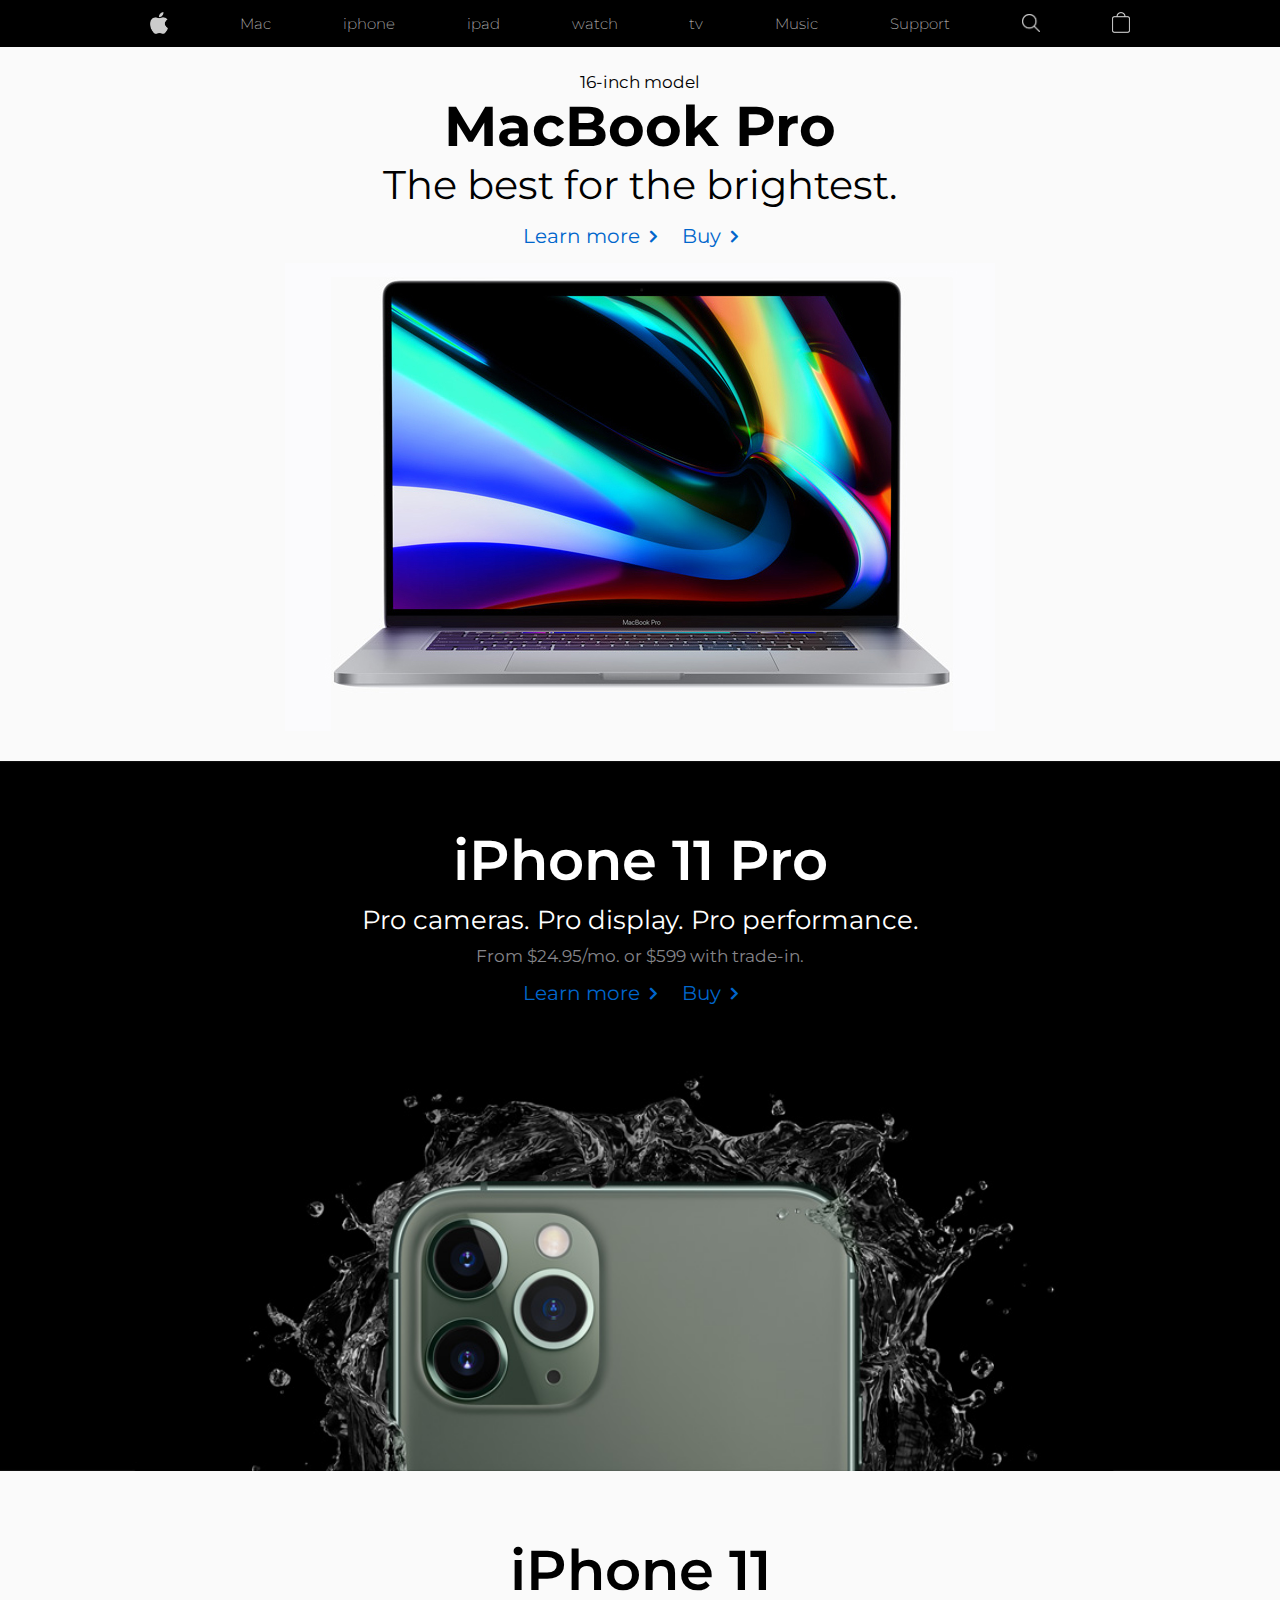
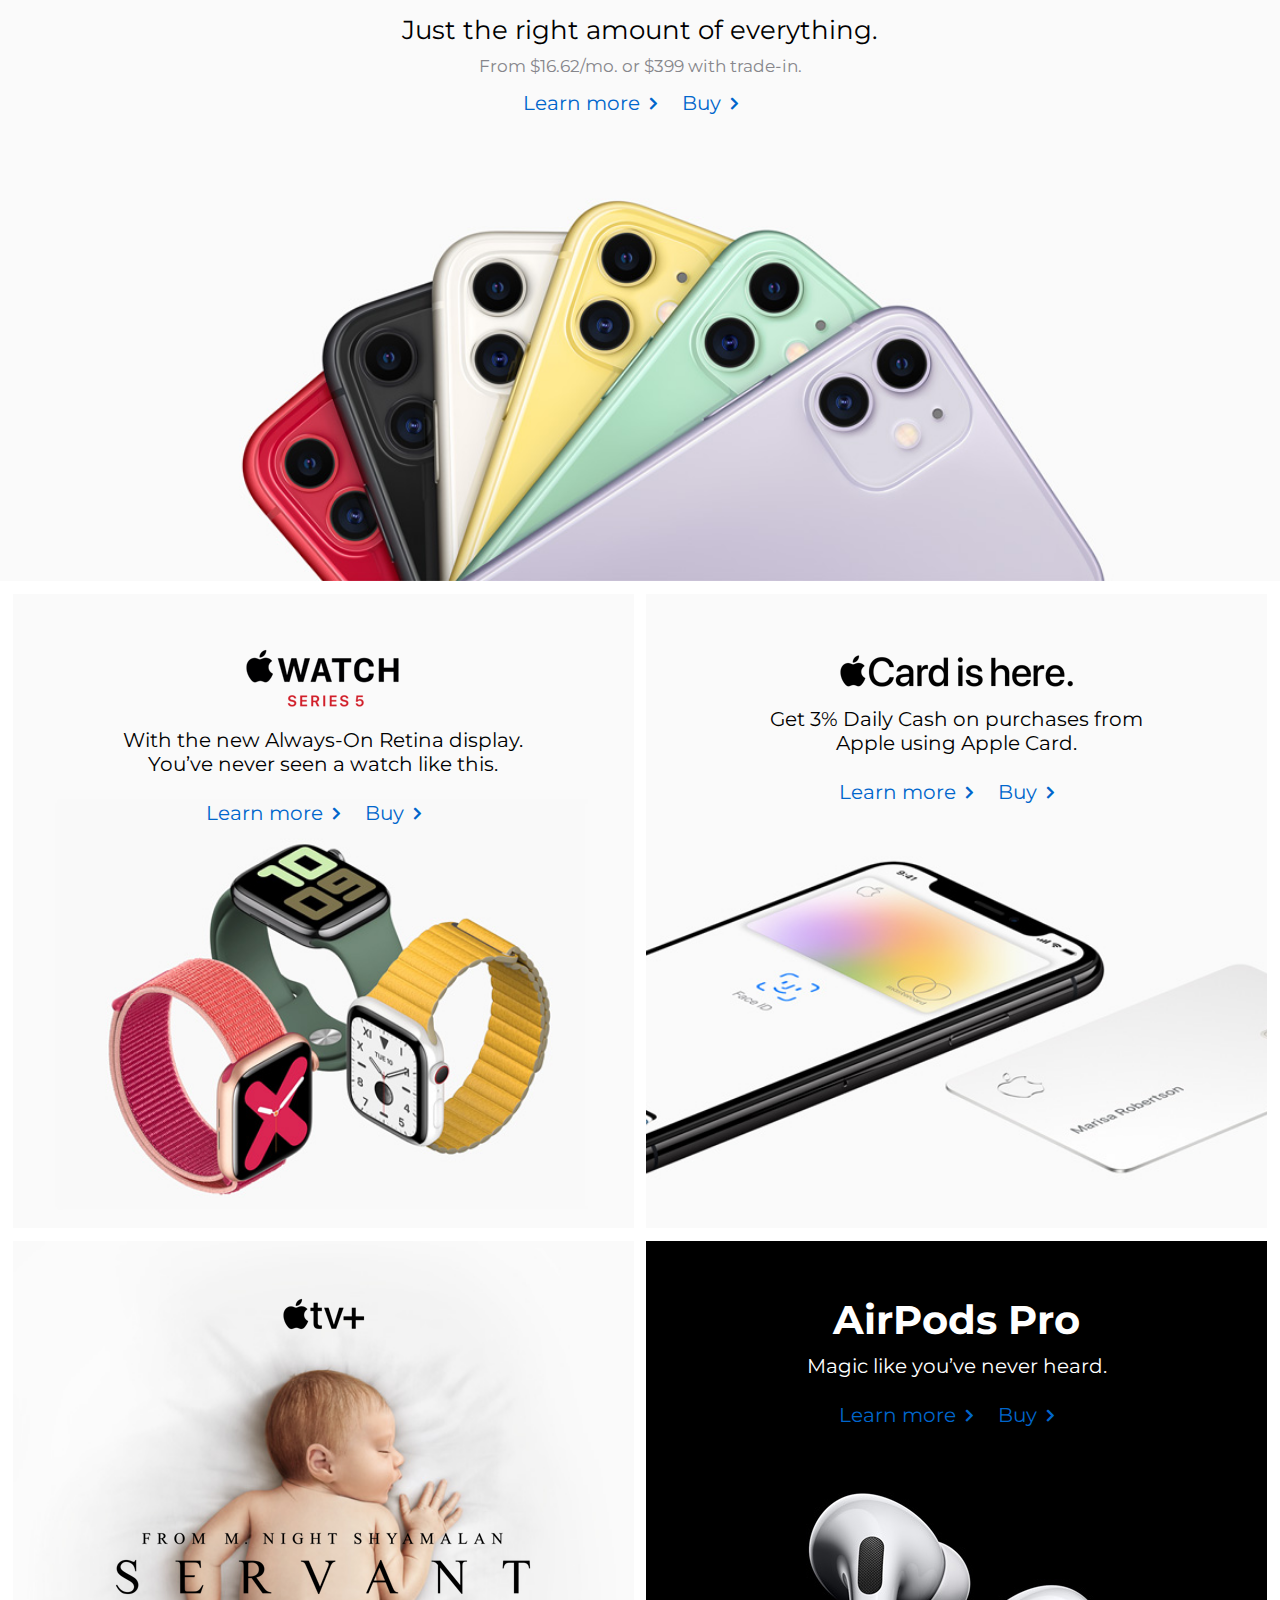
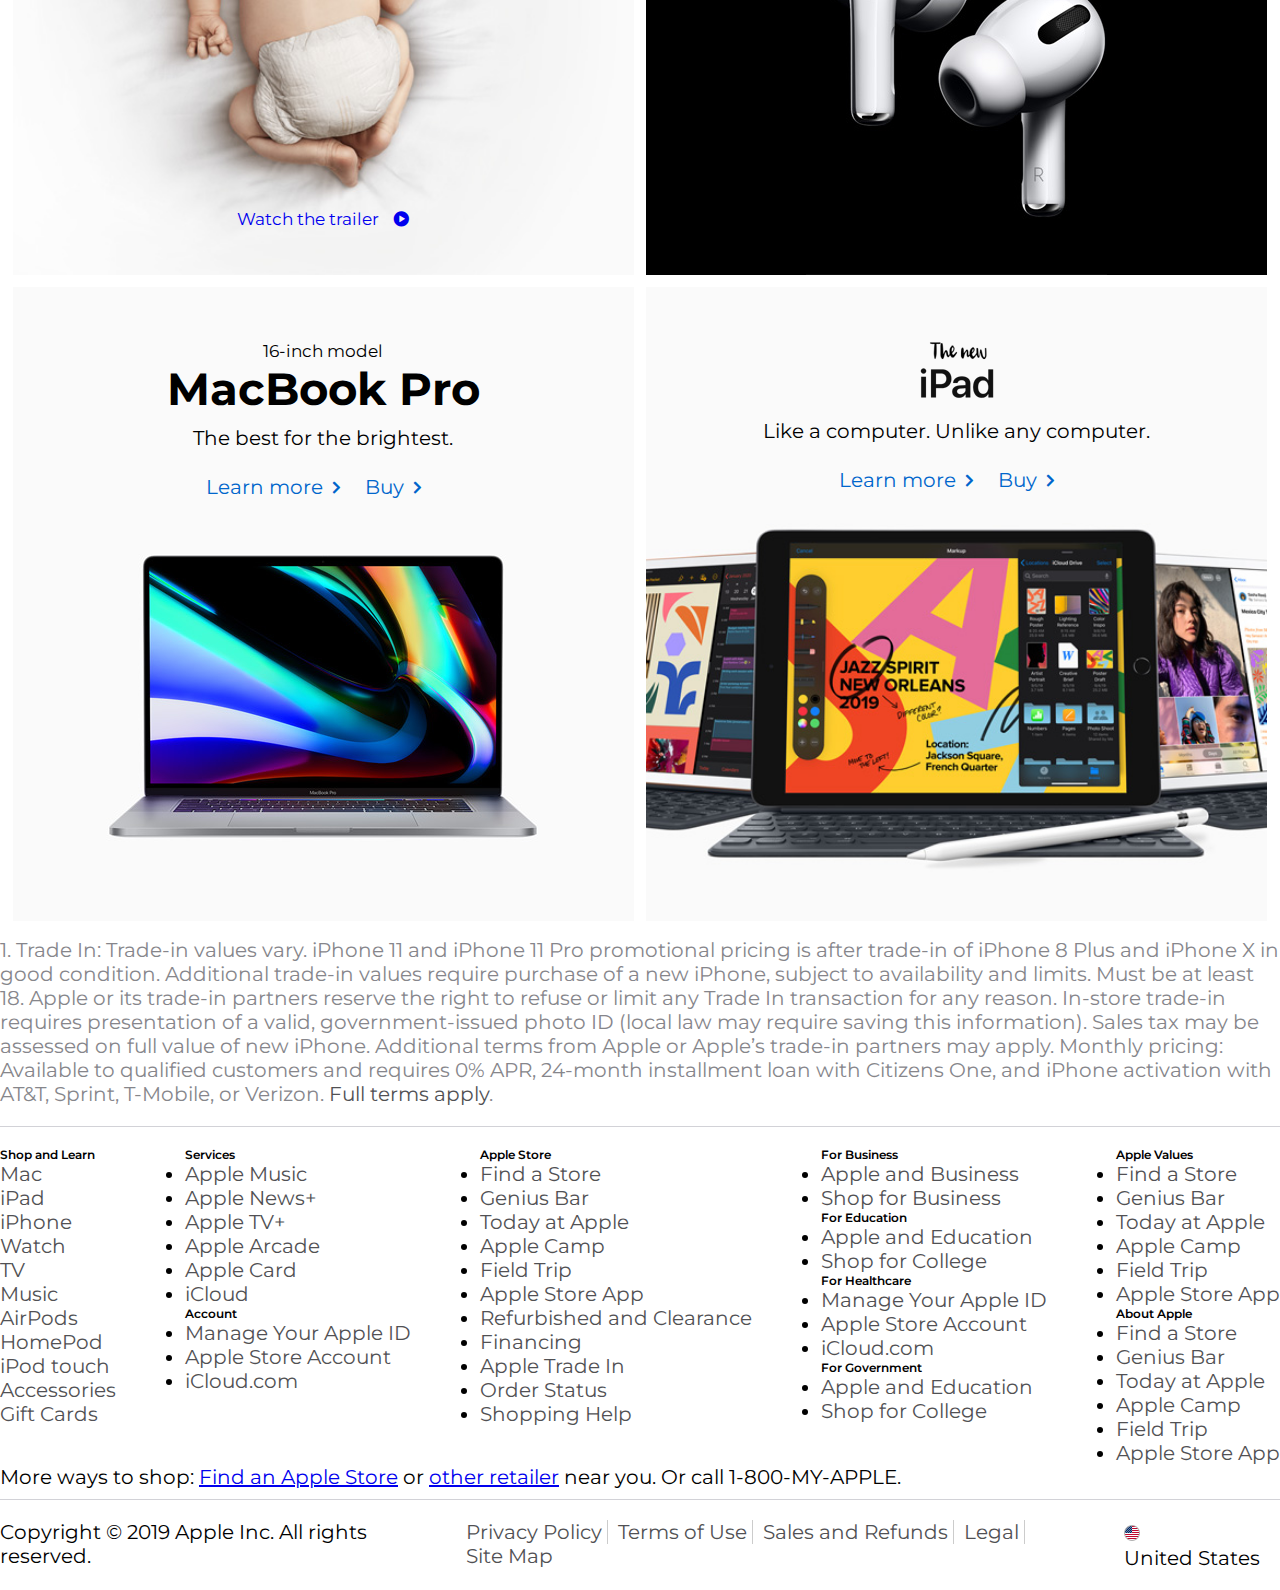
<file: index.html>
<!DOCTYPE html>
<html>
<head>
	<title>Apple Website</title>
	<link rel="stylesheet" type="text/css" href="css/styles.css">


	<!-- Link to the Font-Awesome Font -->
	<!-- This font gives us the option to use emojies, symbols, common logos and icons as a font -->

	<link rel="stylesheet" href="https://maxcdn.bootstrapcdn.com/font-awesome/4.6.2/css/font-awesome.min.css">

	<!-- Link to Montserrat font on Google Fonts-->

	<link href="https://fonts.googleapis.com/css?family=Montserrat:200,200i,300,300i,400,600,600i,700,700i,800,800i,900,900i&display=swap" rel="stylesheet">

</head>
<body>
	<div class="outer-wrapper"> 
		<header class="header-wrapper">
			<div class="internal-wrapper"> 
				<div class="header-links-wrapper">
					<ul>
						<li class="logo-link"><a href="/"><img src="images/icons/logo.png"></a></li>
						<li><a href="/mac/">Mac</a></li>
						<li><a href="#">iphone</a></li>
						<li><a href="#">ipad</a></li>
						<li><a href="#">watch</a></li>
						<li><a href="#">tv</a></li>
						<li><a href="#">Music</a></li>
						<li><a href="#">Support</a></li>
						<li class="search-link"><a href="/search/"><img src="images/icons/search-icon.png"></a></li>
						<li class="cart-link"><a  href="/cart/"><img src="images/icons/cart.png"></a></li>
					</ul>					
				</div>
			</div>
		</header>

		<section class="main-highlight-wrapper">
			<div class="internal-wrapper"> 
				<div class="model">
					16-inch model
				</div>

				<div class="product-title">
					MacBook Pro
				</div>

				<div class="brief-description">
					The best for the brightest.
				</div>

				<div class="links-wrapper">
					<ul>
						<li><a href="">Learn more</a></li>
						<li><a href="">Buy</a></li>
					</ul> 
				</div>

				<div class="main-image-wrapper">
					<img src="images/home/mac-laptop.jpg"/>
				</div>

			</div>
		</section> 

		<section class="second-hightlight-wrapper">
			<div class="internal-wrapper">
				<div class="title-wraper">
					iPhone 11 Pro 
				</div> 

				<div class="description-wrapper">
					Pro cameras. Pro display. Pro performance.
				</div>

				<div class="price-wrapper">
					From $24.95/mo. or $599 with trade‑in.
				</div>

				<div class="links-wrapper">
					<ul>
						<li><a href="">Learn more</a></li>
						<li><a href="">Buy</a></li>
					</ul> 
				</div>
			</div>
		</section>

		<section class="third-highlight-wrapper">
			<div class="internal-wrapper">
				<div class="title-wraper">
					iPhone 11 
				</div> 
				<div class="description-wrapper">
					Just the right amount of everything.
				</div>
				<div class="price-wrapper">
					From $16.62/mo. or $399 with trade‑in.
				</div>
				<div class="links-wrapper">
					<ul>
						<li><a href="">Learn more</a></li>
						<li><a href="">Buy</a></li>
					</ul> 
				</div>
			</div>
		</section>




		
		<section class="fourth-heghlight-wrapper">
			<div class="left-side-wrapper">
				<div class="top-logo-wrapper">
					<div class="logo-wrapper">
						<img src="images/icons/watch-series5-logo.png">
					</div>
				</div>
				<div class="description-wraper">
					With the new Always-On Retina display.<br>
					You’ve never seen a watch like this.
				</div>
				<div class="links-wrapper">
					<ul>
						<li><a href="">Learn more</a></li>
						<li><a href="">Buy</a></li>
					</ul> 
				</div>
			</div>
			<div class="right-side-wrapper">
				<div class="top-logo-wrapper">
					<div class="logo-wrapper">
						<img src="images/icons/apple-card-logo.png">
					</div>
				</div>
				<div class="description-wraper">
					Get 3% Daily Cash on purchases from Apple using Apple Card.
				</div>
				<div class="links-wrapper">
					<ul>
						<li><a href="">Learn more</a></li>
						<li><a href="">Buy</a></li>
					</ul> 
				</div>
			</div>	
		</section>
		<section class="fifth-heghlight-wrapper"> 
			<div class="left-side-wrapper">
				<div class="top-logo-wrapper">
					<div class="logo-wrapper">
						<img src="images/icons/apple-tv-logo.png">
					</div>
				</div>

				<div class="tvshow-logo-wraper">
					<img src="images/icons/servant-logo.png">
				</div>

				<div class="watch-more-wrapper">
					<a href="#">Watch the trailer</a>
				</div>
			</div>
			<div class="right-side-wrapper">
				<div class="top-logo-wrapper">
					<div class="logo-wrapper">
						AirPods Pro
					</div>
				</div>

				<div class="description-wraper">
					Magic like you’ve never heard.
				</div>

				<div class="links-wrapper">
					<ul>
						<li><a href="">Learn more</a></li>
						<li><a href="">Buy</a></li>
					</ul> 
				</div>
			</div>	
		</section>
		<section class="sixth-heghlight-wrapper"> 
			<div class="left-side-wrapper">
				<div class="model">
					16-inch model
				</div>

				<div class="product-title-small">
					MacBook Pro
				</div>

				<div class="description-wraper">
					The best for the brightest.
				</div>

				<div class="links-wrapper">
					<ul>
						<li><a href="">Learn more</a></li>
						<li><a href="">Buy</a></li>
					</ul> 
				</div>
			</div>
			<div class="right-side-wrapper">
				<div class="top-logo-wrapper">
					<div class="logo-wrapper">
						<img src="images/icons/new-ipad-logo.png">
					</div>
				</div>

				<div class="description-wraper">
					Like a computer. Unlike any computer.
				</div>

				<div class="links-wrapper">
					<ul>
						<li><a href="">Learn more</a></li>
						<li><a href="">Buy</a></li>
					</ul> 
				</div>
			</div>	
		</section>

<footer class="footer-wrapper"></footer>
      <div class="container">
        <div class="row">
          <div class="upper-text-container">
            1. Trade In: Trade‑in values vary. iPhone 11 and iPhone 11 Pro
            promotional pricing is after trade‑in of iPhone 8 Plus and iPhone X
            in good condition. Additional trade‑in values require purchase of a
            new iPhone, subject to availability and limits. Must be at least 18.
            Apple or its trade-in partners reserve the right to refuse or limit
            any Trade In transaction for any reason. In‑store trade‑in requires
            presentation of a valid, government-issued photo ID (local law may
            require saving this information). Sales tax may be assessed on full
            value of new iPhone. Additional terms from Apple or Apple’s trade-in
            partners may apply. Monthly pricing: Available to qualified
            customers and requires 0% APR, 24‑month installment loan with
            Citizens One, and iPhone activation with AT&T, Sprint, T‑Mobile, or
            Verizon. <a href="#"> Full terms apply</a>.
          </div>
        </div>
		
				</div>
				<div class="footer-links-wrapper"> 
					<div class="links-wrapper-1">
						<h3>Shop and Learn</h3>
						<ul>
							<li><a href="#">Mac</a></li>
							<li><a href="#">iPad</a></li>
							<li><a href="#">iPhone</a></li>
							<li><a href="#">Watch</a></li>
							<li><a href="#">TV</a></li>
							<li><a href="#">Music</a></li>
							<li><a href="#">AirPods</a></li>
							<li><a href="#">HomePod</a></li>
							<li><a href="#">iPod touch</a></li>
							<li><a href="#">Accessories</a></li>
							<li><a href="#">Gift Cards</a></li>
						</ul>
					</div> 
					<div class="links-wrapper-2">
						<h3>Services</h3>
						<ul>
							<li><a href="#">Apple Music</a></li>
							<li><a href="#">Apple News+</a></li>
							<li><a href="#">Apple TV+</a></li>
							<li><a href="#">Apple Arcade</a></li>
							<li><a href="#">Apple Card</a></li>
							<li><a href="#">iCloud</a></li>
						</ul>
						<h3>Account</h3>
						<ul>
							<li><a href="#">Manage Your Apple ID</a></li>
							<li><a href="#">Apple Store Account</a></li>
							<li><a href="#">iCloud.com</a></li>
						</ul>					
					</div> 
					<div class="links-wrapper-3">
						<h3>Apple Store</h3>
						<ul>
							<li><a href="#">Find a Store</a></li>
							<li><a href="#">Genius Bar</a></li>
							<li><a href="#">Today at Apple</a></li>
							<li><a href="#">Apple Camp</a></li>
							<li><a href="#">Field Trip</a></li>
							<li><a href="#">Apple Store App</a></li>
							<li><a href="#">Refurbished and Clearance</a></li>
							<li><a href="#">Financing</a></li>
							<li><a href="#">Apple Trade In</a></li>
							<li><a href="#">Order Status</a></li>
							<li><a href="#">Shopping Help</a></li>
						</ul>
					</div> 
					<div class="links-wrapper-4">
						<h3>For Business</h3>
						<ul>
							<li><a href="#">Apple and Business</a></li>
							<li><a href="#">Shop for Business</a></li>
						</ul>		
						<h3>For Education</h3>
						<ul>
							<li><a href="#">Apple and Education</a></li>
							<li><a href="#">Shop for College</a></li>
						</ul>
						<h3>For Healthcare</h3>
						<ul>
							<li><a href="#">Manage Your Apple ID</a></li>
							<li><a href="#">Apple Store Account</a></li>
							<li><a href="#">iCloud.com</a></li>
						</ul>	
						<h3>For Government</h3>
						<ul>
							<li><a href="#">Apple and Education</a></li>
							<li><a href="#">Shop for College</a></li>
						</ul>
					</div> 

					<div class="links-wrapper-5">
						<h3>Apple Values</h3>
						<ul>
							<li><a href="#">Find a Store</a></li>
							<li><a href="#">Genius Bar</a></li>
							<li><a href="#">Today at Apple</a></li>
							<li><a href="#">Apple Camp</a></li>
							<li><a href="#">Field Trip</a></li>
							<li><a href="#">Apple Store App</a></li>
						</ul>
						<h3>About Apple</h3>
						<ul>
							<li><a href="#">Find a Store</a></li>
							<li><a href="#">Genius Bar</a></li>
							<li><a href="#">Today at Apple</a></li>
							<li><a href="#">Apple Camp</a></li>
							<li><a href="#">Field Trip</a></li>
							<li><a href="#">Apple Store App</a></li>
						</ul>						
					</div> 
				</div>
				<div class="my-apple-wrapper"> 
					More ways to shop: <a href="#">Find an Apple Store</a> or <a href="#">other retailer</a> near you. Or call 1-800-MY-APPLE.
				</div>
				<div class="copyright-wrapper">
					<div class="copyright">
						Copyright © 2019 Apple Inc. All rights reserved.
					</div>
					<div class="footer-links-terms">
						<ul>
							<li><a href="#">Privacy Policy</a></li>
							<li><a href="#">Terms of Use</a></li>
							<li><a href="#">Sales and Refunds</a></li>
							<li><a href="#">Legal</a></li>
							<li><a href="#">Site Map</a></li>
						</ul>
					</div>
					<div class="footer-country">
						<div class="flag-wrapper"><img src="images/icons/16.png"></div> <div class="footer-country-name">United States</div> 
					</div>
				</div>
			</div>
		</footer> 
	</div>


</body>
</html>
</file>
<file: css/styles.css>
* {
	margin: 0;
	padding: 0;
}
img {
	max-width: 100%;
}
body {
	font-size: 20px; 
	font-family: 'Montserrat', sans-serif;
}

/* Header Style */
.header-wrapper {
	background: black; 
	color: #fff;
	font-weight: 200;
	font-size: 0.75em;	
}
.header-wrapper ul {
	display: flex;
  -webkit-box-pack: justify;
  justify-content: space-between;
}
.internal-wrapper {
	width: 980px;
	padding: 0 10px;
	margin: 0 auto;
}
.header-wrapper .header-links-wrapper ul  li a {
	text-decoration: none;
	color: #fff;
}
.header-wrapper ul {
	list-style: none;
}
.header-wrapper .header-links-wrapper ul  li {
	display: inline-block;
  padding: 14px 0 8px;
  height: 25px;
  opacity: 0.8;
}
.header-wrapper .header-links-wrapper ul  li:hover {
	opacity: 1;
}	
.logo-link, .search-link, .cart-link {
	width: 18px;	
	display: block;
}
.header-wrapper .header-links-wrapper ul  li.logo-link {
	padding: 12px 0 10px;
}
.header-wrapper .header-links-wrapper ul  li.search-link {
	padding: 14px 0 8px;
}
.header-wrapper .header-links-wrapper ul  li.cart-link {
	padding: 12px 0 10px;
}

/* Footer Styling */
.footer-wrapper {
  background-color: #f5f5f7;
  color: #1d1d1f;
  font-size: .65em;
}
.upper-text-container {
  border-bottom: 1px solid #d2d2d7;
  color: #86868b;
  padding: 17px 0 20px;
}
.upper-text-container a {
	text-decoration: none;
	color: #515154; 
}
.upper-text-container a:hover {
	text-decoration: underline;
}
.footer-links-wrapper {
	display: flex;
  -webkit-box-pack: justify;
  justify-content: space-between;
  padding-top: 20px;
}
.footer-wrapper ul {
	list-style: none;
	padding-bottom: 20px;
}
.footer-wrapper ul li{
	padding: 5px 0;
	font-size: 0.9em;
}
.footer-links-wrapper a {
	color: #515154;
	text-decoration: none;
}
.footer-links-wrapper a:hover {
	text-decoration: underline;
}
.footer-links-wrapper h3 {
	font-size: 12px;
	font-weight: 600;
}
.my-apple-wrapper {
	border-bottom: 1px solid #d2d2d7;
	padding-bottom: 10px;
	margin-bottom: 10px; 
}
.copyright-wrapper {
	display: flex;
  -webkit-box-pack: justify;
  justify-content: space-between;
  padding: 10px 0 20px;
}
.footer-links-terms ul li {
  display: inline-block;
  padding: 0 5px;
  border-right: 1px solid #ccc;
}
.footer-links-terms ul li:last-child {
	border-right: 0px;
}
.footer-links-terms ul li a {
	text-decoration: none;
	color: #515154;
}
.footer-links-terms ul li a:hover {
	text-decoration: underline;
}
.footer-country {
	display: inline-block;
}
.flag-wrapper {
	display: inline-block;
	vertical-align: middle;
}
.footer-country-name{
	display: inline-block;
	vertical-align: top;
}

/* Main Highlight */
.main-highlight-wrapper {
	background: #fafafa;
	text-align: center;
	padding: 25px 0;
}
.links-wrapper ul {
	list-style: none;
}
.model {
	font-size: .85em;
}
.product-title {
	font-weight: 700;
	font-size: 56px;
}
.brief-description {
	font-size: 2em;
}
.links-wrapper {
	padding: 15px 0;
}
.links-wrapper ul li {
	display: inline-block;
	padding-right: 20px;
}
.links-wrapper ul li a {
	color: #06c;
	text-decoration: none;
}
.links-wrapper ul li a:hover {
	color: #000;
}
.links-wrapper ul li a:after {
  font-family: "FontAwesome";
  font-weight: 900;
  content: "\f105";
  padding-left: 10px;
}

/* Second Highlight Section */
.second-hightlight-wrapper {
	background-image: url("../images/home/iphone11-pro-bg.jpg");
	height: 580px;
	background-position: center;
	background-repeat: no-repeat;
  background-size: cover;
	text-align: center;
	padding: 65px 20px;
	color: #fff;
}
.title-wraper {
	font-weight: 600;
	font-size: 56px;	
}
.description-wrapper {
	font-size: 26px;
	padding: 10px 0;
}
.price-wrapper {
	color: #86868b; 
	font-size: 0.85em;
}

/* Third Highlight Section */
.third-highlight-wrapper {
	background-image: url("../images/home/iphone11-bg.jpg");
	height: 580px;
	background-position: center;
	background-repeat: no-repeat;
	background-size: cover;
	text-align: center;
	padding: 65px 20px;
}

/*Fourth Highlight Section */
.fourth-heghlight-wrapper {
	display: flex;
  -webkit-box-pack: justify;
  justify-content: space-between;
  background: #fff;
}
.left-side-wrapper {
	height: 580px;
	background-position: center;
	background-repeat: no-repeat;
	background-size: cover;
	text-align: center;
	width: 48.5%;
	margin: 1% 0.5% 0% 1%; 
	padding-top: 54px;
}
.fourth-heghlight-wrapper .left-side-wrapper {
	background-image:  url("../images/home/watch-series-5.jpg"); 
}
.right-side-wrapper {
	height: 580px;
	background-position: center;
	background-repeat: no-repeat;
	background-size: cover;
	text-align: center;	
	width: 48.5%;
	margin: 1% 1% 0% 0.5%; 
	padding-top: 54px;
}
.fourth-heghlight-wrapper .right-side-wrapper {
	background-image:  url("../images/home/apple-card.jpg"); 
}
.description-wraper {
	max-width: 430px;
	margin: 0 auto;
	padding: 10px; 
}

/*Fivth Highlight Section */
.fifth-heghlight-wrapper {
	display: flex;
  -webkit-box-pack: justify;
  justify-content: space-between;
  background: #fff;
}
.fifth-heghlight-wrapper .left-side-wrapper {
	background-image:  url("../images/home/apple-tv-background.jpg"); 
}
.fifth-heghlight-wrapper .right-side-wrapper {
	background-image:  url("../images/home/air-pods.jpg"); 
	color: #fff; 
	background-size: initial;
	background-color: #000;
	background-position: bottom;
}
.logo-wrapper {
	font-size: 40px;
	font-weight: bold;
}
.tvshow-logo-wraper {
	padding: 180px 0 200px;
}
.watch-more-wrapper a {
	text-decoration: none;
	font-size: 0.85em;
}
.watch-more-wrapper a:after {
  font-family: "FontAwesome";
  font-weight: 900;
  content: "\f144";
  padding-left: 15px;
}
/*Sixth Highlight Section */
.sixth-heghlight-wrapper {
	display: flex;
  -webkit-box-pack: justify;
  justify-content: space-between;
  background: #fff;
}
.sixth-heghlight-wrapper .left-side-wrapper {
	background-image:  url("../images/home/macbook-pro.jpg"); 
	background-size: initial;
	background-color: #fafafa;
	background-position: bottom;
}
.sixth-heghlight-wrapper .right-side-wrapper {
	background-image:  url("../images/home/new-ipad.jpg"); 
}
.product-title-small {
	font-weight: 700;
	font-size: 45px;
}
</file>
